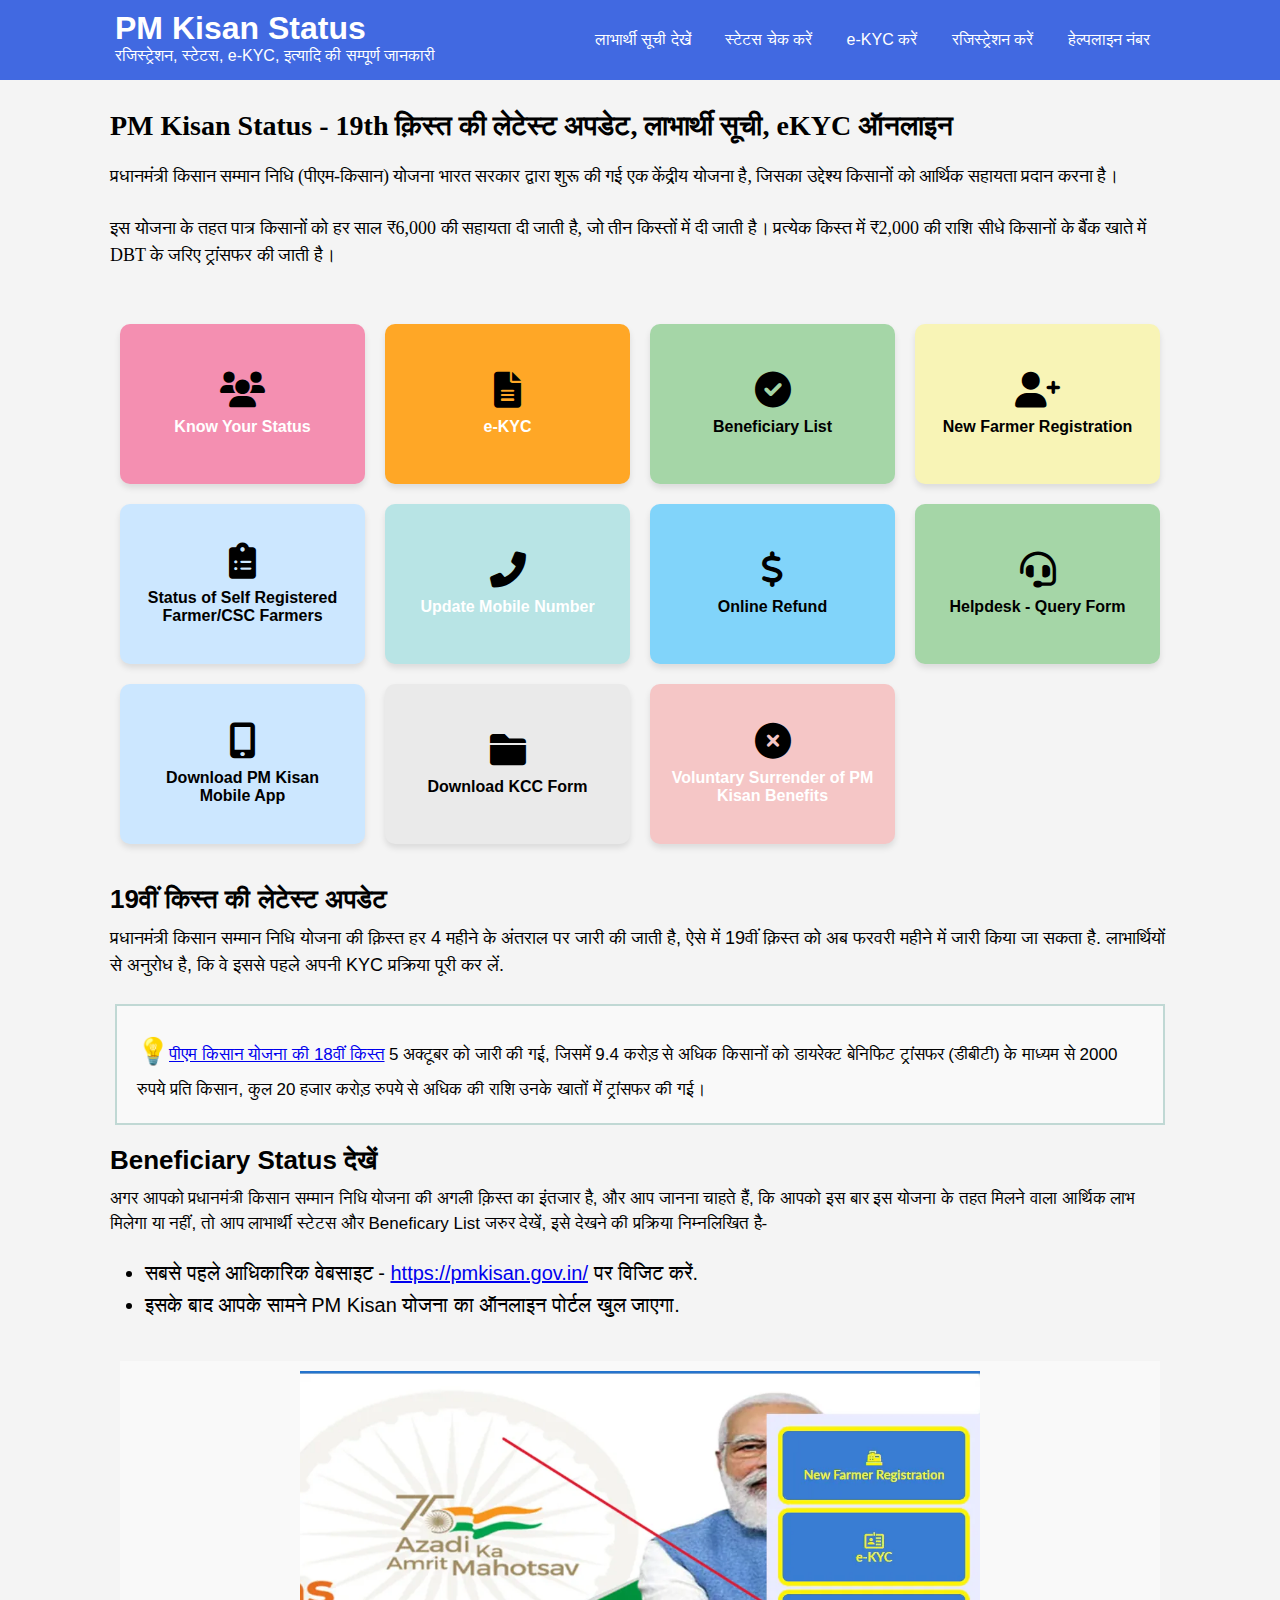
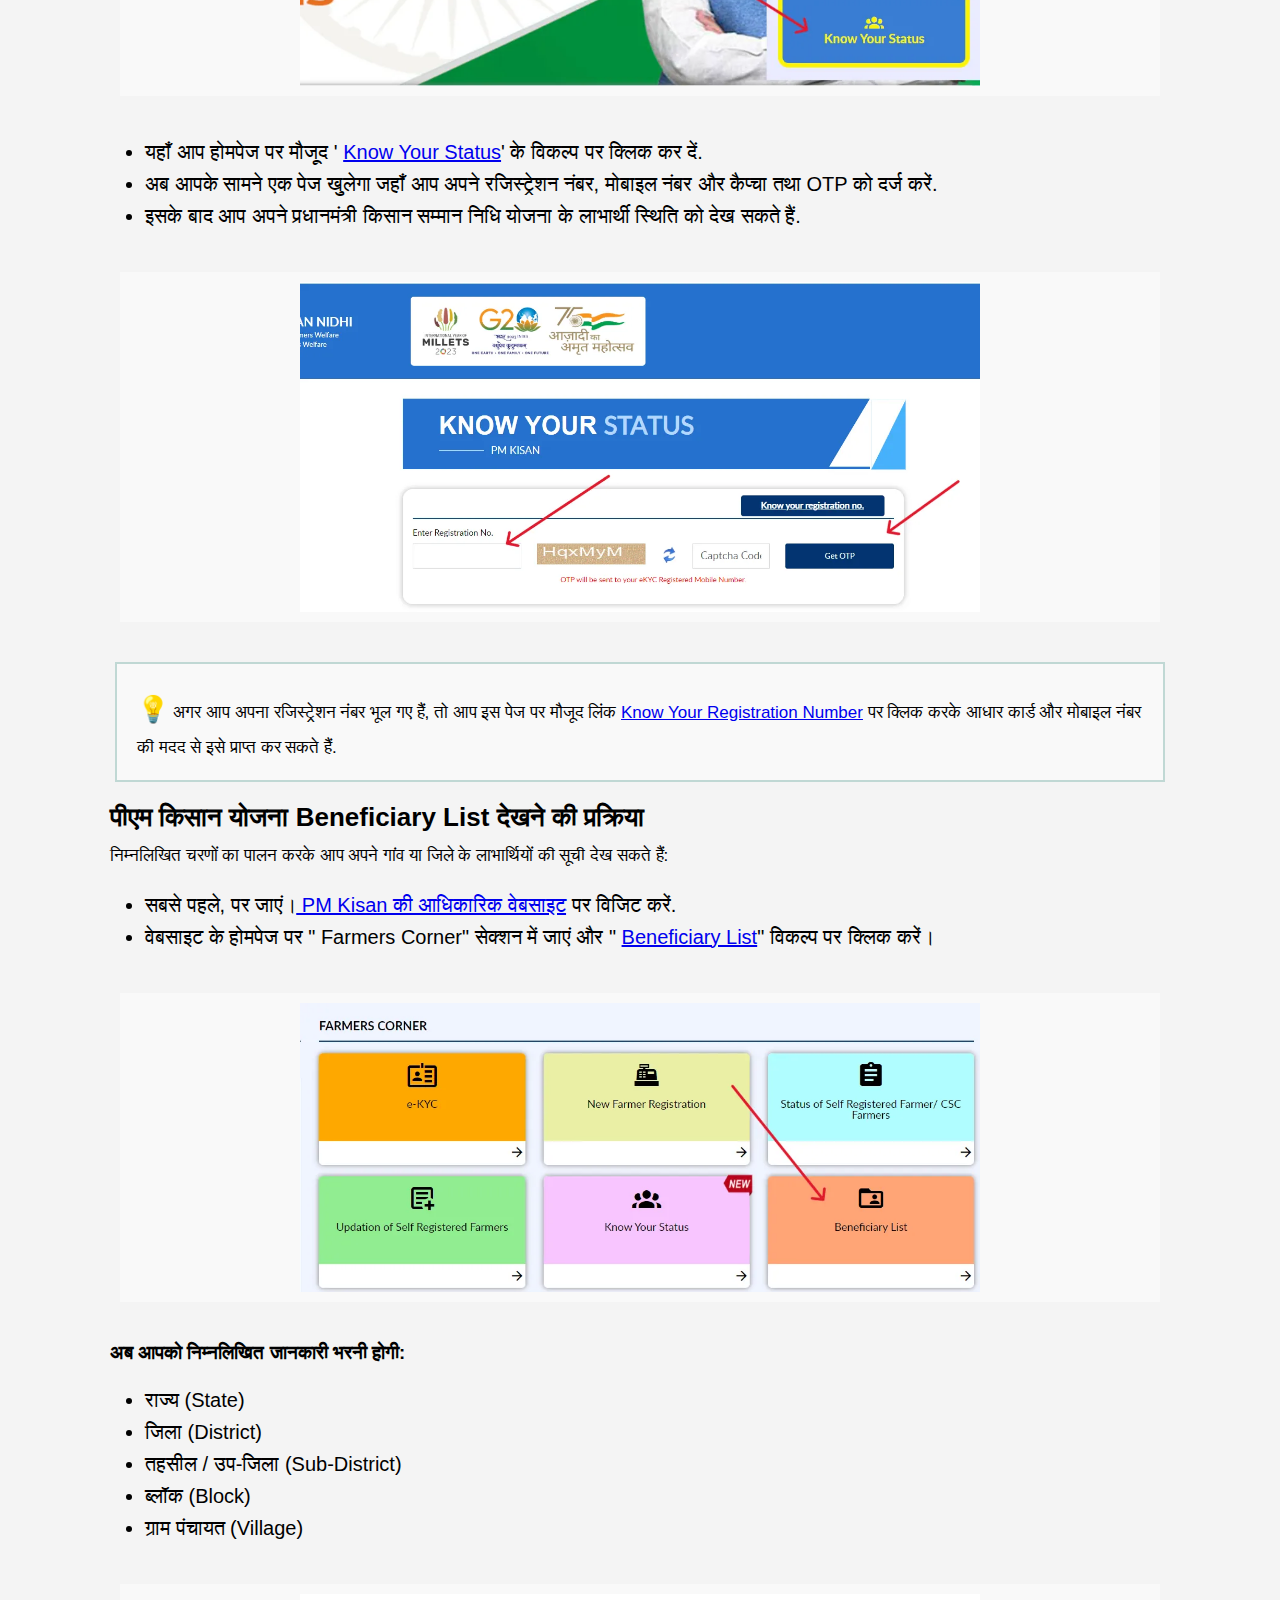
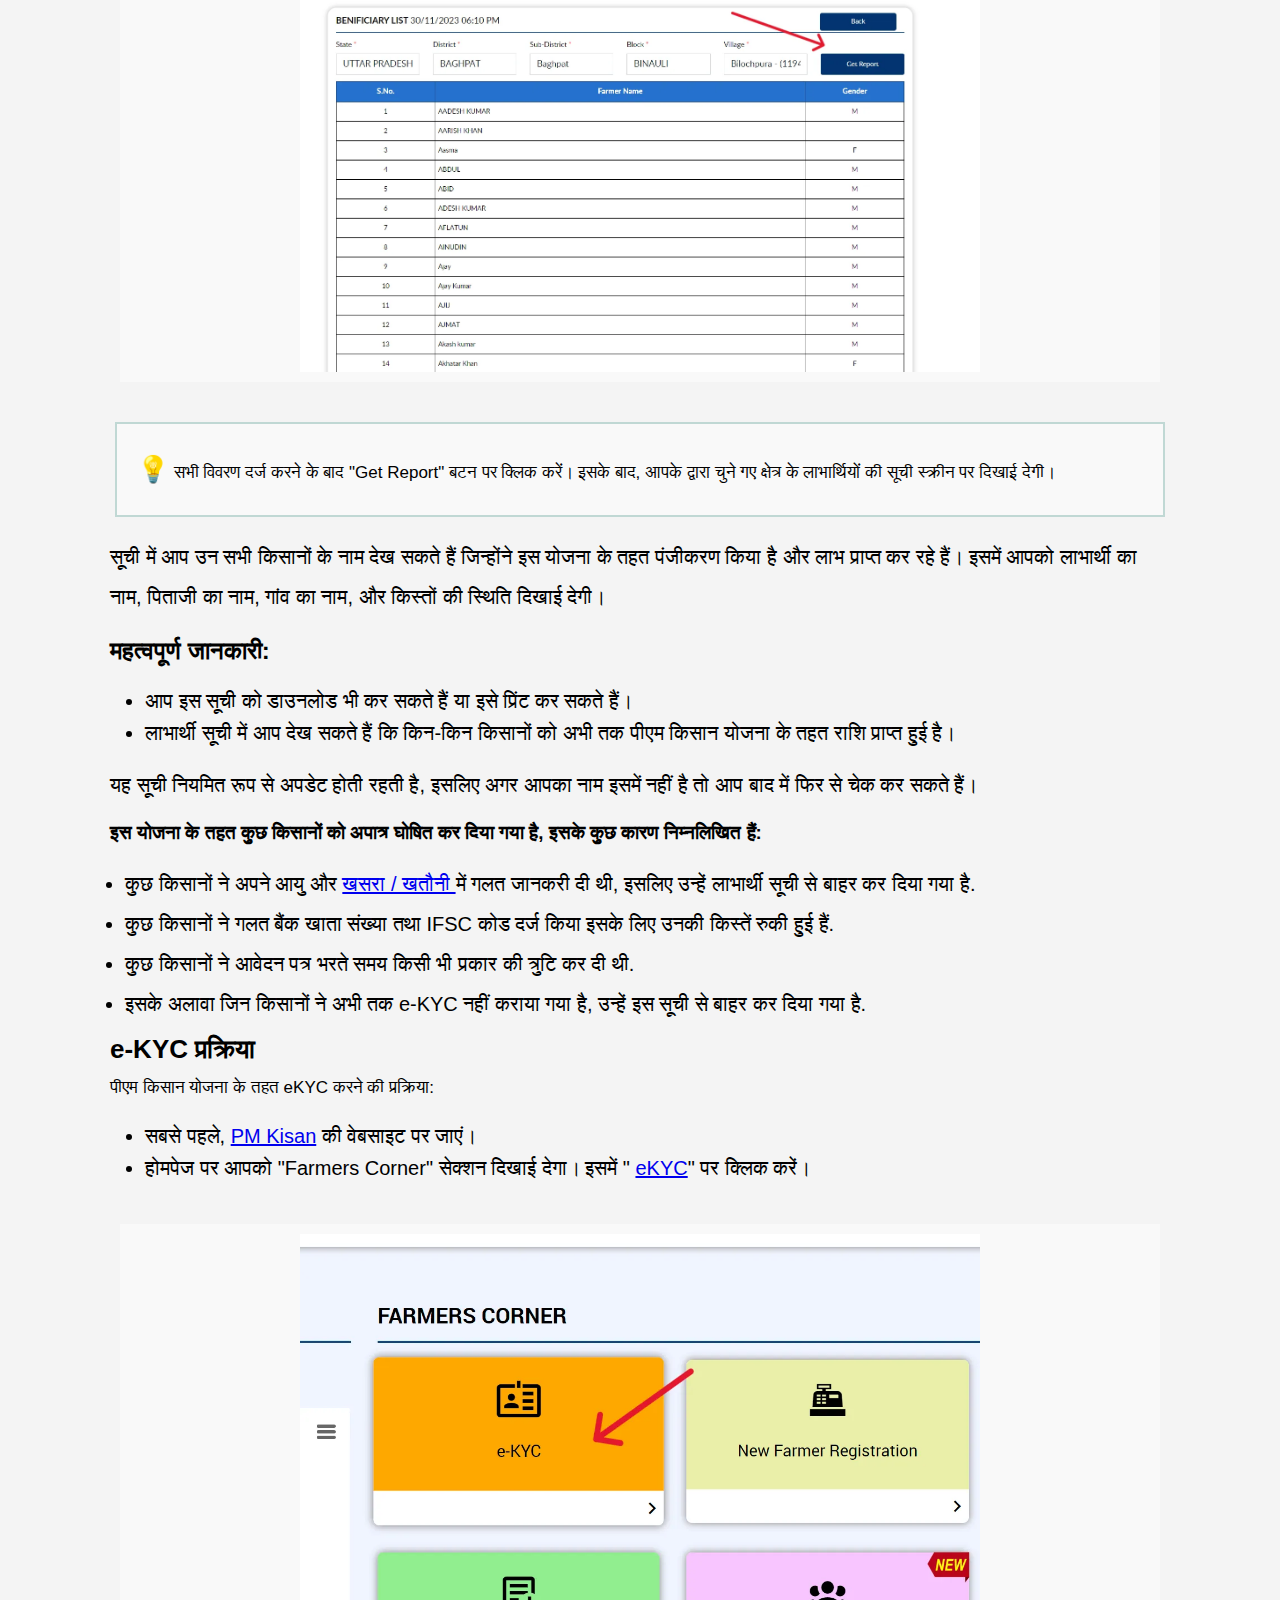
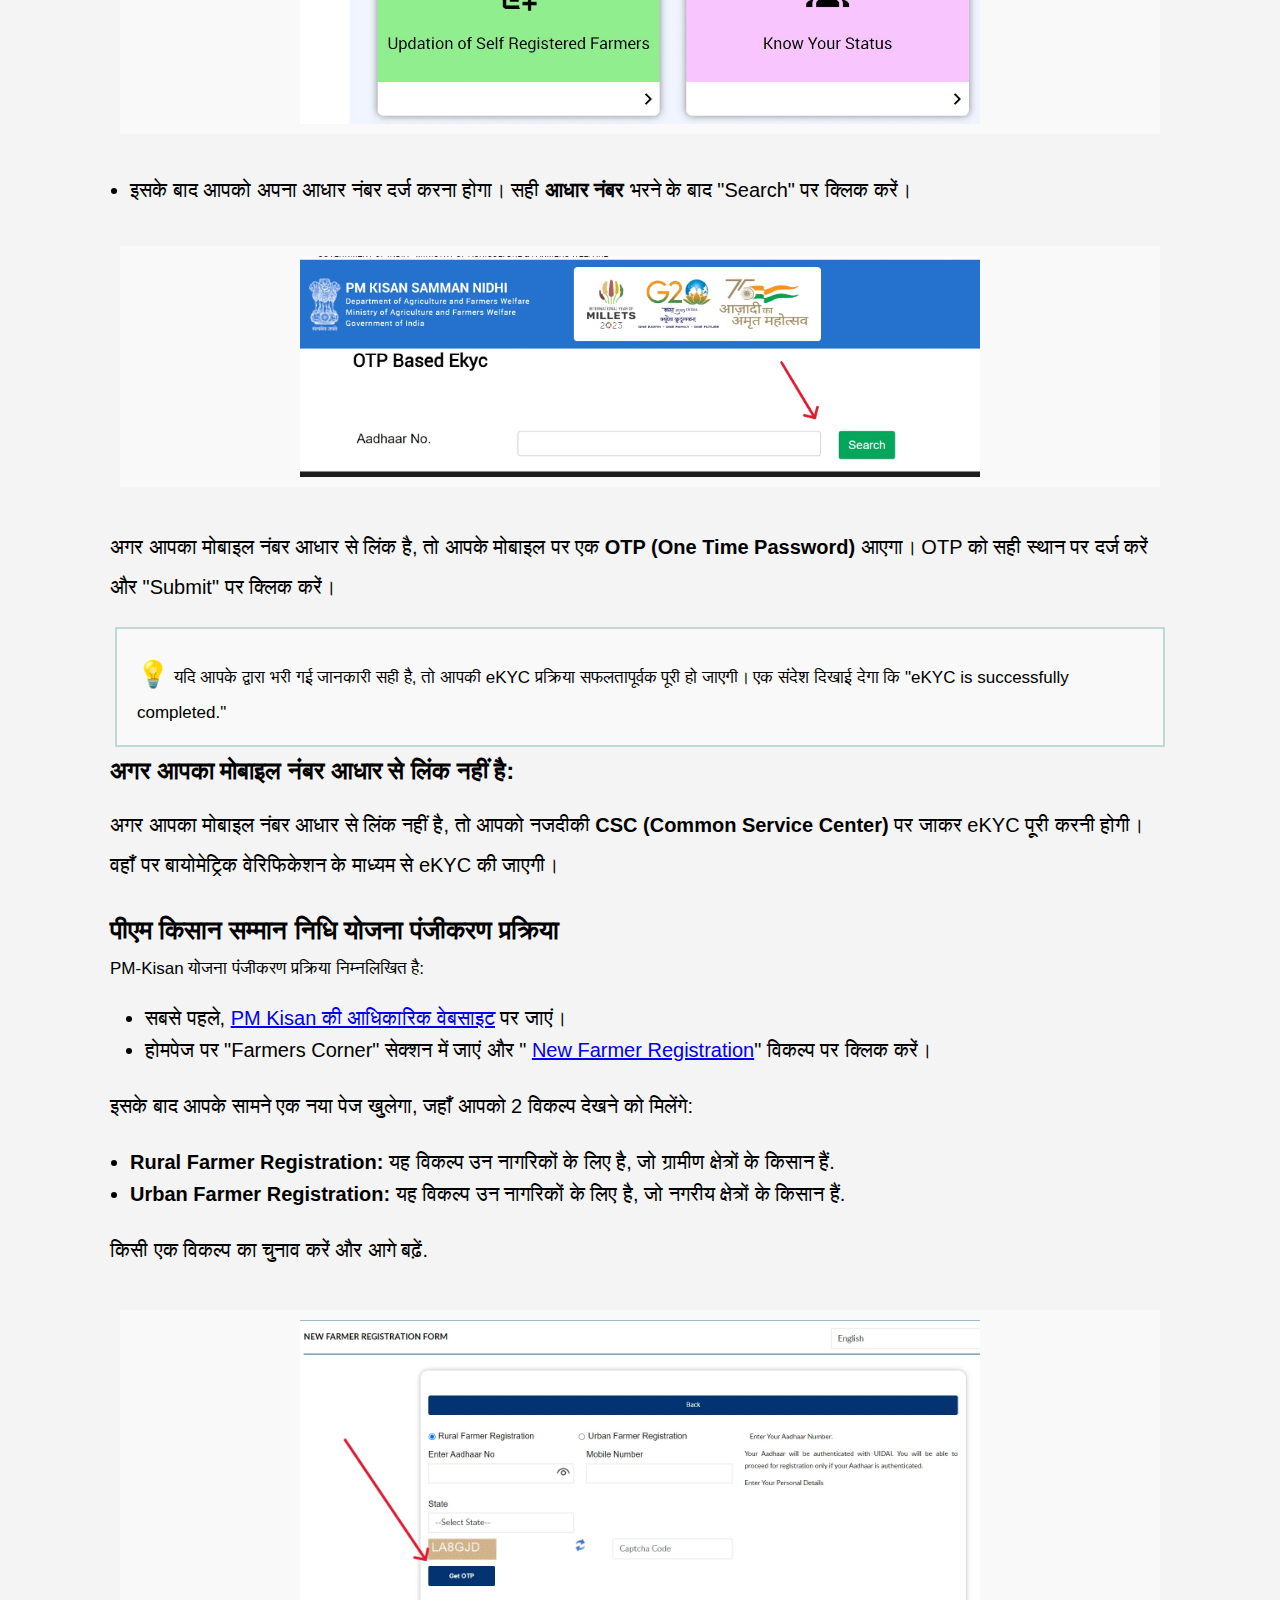
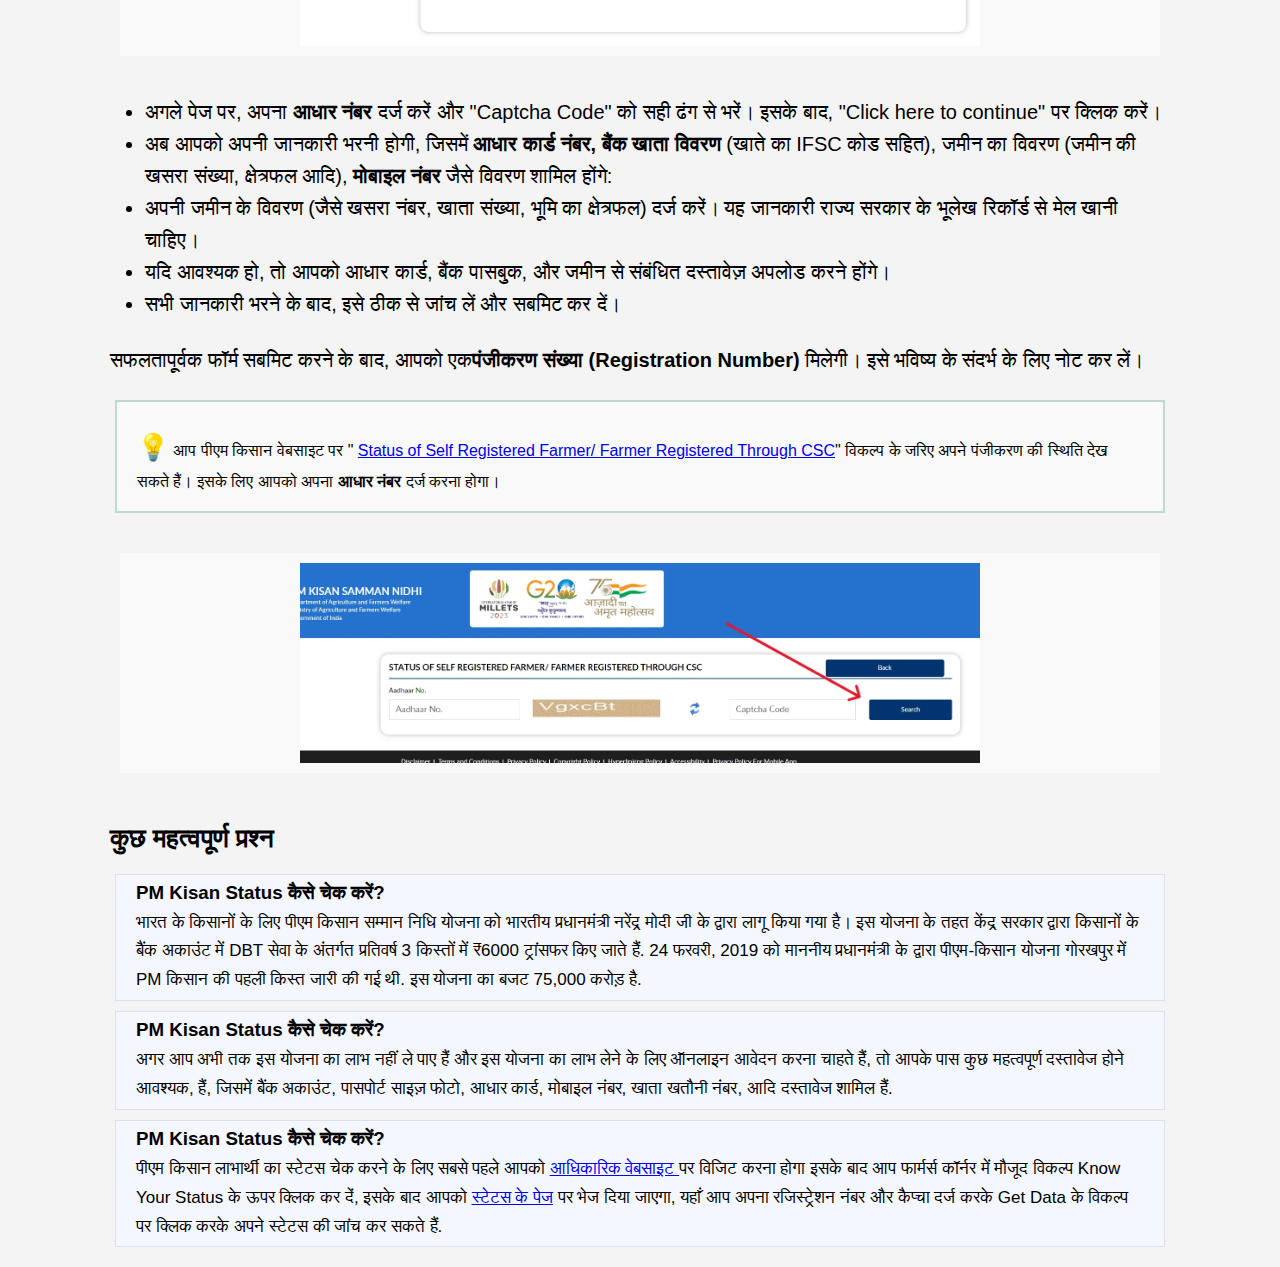
<file: index.html>
<!DOCTYPE html>
<html lang="en">
<head>
    <meta charset="UTF-8">
    <meta name="viewport" content="width=device-width, initial-scale=1.0">
    <title>Document</title>
    <link rel="stylesheet" href="https://cdnjs.cloudflare.com/ajax/libs/font-awesome/6.0.0-beta3/css/all.min.css">
    <link rel="stylesheet" href="footer.css">
    <link rel="stylesheet" href="footerresponsive.css">
    <style>
       
    </style>
</head>
<body>
    <header>
<div class="second-header">
    <div class="left">
        <h1 id="pm">PM Kisan Status</h1>
        <p id="sm">रजिस्ट्रेशन, स्टेटस, e-KYC, इत्यादि की सम्पूर्ण जानकारी
        </p>
       
    </div>
    <div class="right">
        <div id="chekbox">
            <label class="menuButton" for="check">
                <input type="checkbox" id="check">
                <span class="top"></span>
                <span class="mid"></span>
                <span class="bot"></span>
            </label>
            </div>
        <ul id="ul">
            <li><a href="#"  id="after">लाभार्थी सूची देखें</a></li>
            <li><a href="#"  id="after">स्टेटस चेक करें</a></li>
            <li><a href="#"  id="after">e-KYC करें</a></li>
            <li><a href="#"  id="after">रजिस्ट्रेशन करें</a></li>
            <li><a href="#"  id="after">हेल्पलाइन नंबर</a></li>
        </ul>
    </div>
</div>

</header>
<!-- header code end here  -->

















<!-- first page code start here  -->
<div id="text-page1">
<h1>PM Kisan Status - 19th क़िस्त की लेटेस्ट अपडेट, लाभार्थी सूची, eKYC ऑनलाइन</h1>
<p id="pmk">प्रधानमंत्री किसान सम्मान निधि (पीएम-किसान) योजना भारत सरकार द्वारा शुरू की गई एक केंद्रीय योजना है, जिसका उद्देश्य किसानों को आर्थिक सहायता प्रदान करना है। </p>

   <p> इस योजना के तहत पात्र किसानों को हर साल ₹6,000 की सहायता दी जाती है, जो तीन किस्तों में दी जाती है। प्रत्येक किस्त में ₹2,000 की राशि सीधे किसानों के बैंक खाते में DBT के जरिए ट्रांसफर की जाती है।</p>
</div>



<!-- first page 1 code end here  -->





<!-- first page 2 code start here  -->


<div id="text-page2">

    <div class="dashboard">
        <div class="card pink">
          <i class="fas fa-users"></i>
          <p><a href="#" id="white">Know Your Status</a></p>
        </div>
        <div class="card orange">
          <i class="fas fa-file-alt"></i>
          <p> <a href="#" id="white">e-KYC</a></p>
        </div>
        <div class="card green">
          <i class="fas fa-check-circle"></i>
          <p><a href="#" id="black">Beneficiary List</a></p>
        </div>
        <div class="card yellow">
          <i class="fas fa-user-plus"></i>
          <p> <a href="#" id="black">New Farmer Registration</a></p>
        </div>
        <div class="card blue">
          <i class="fas fa-clipboard-list"></i>
          <p><a href="#" id="black">Status of Self Registered Farmer/CSC Farmers</a></p>
        </div>
        <div class="card teal">
          <i class="fas fa-phone-alt"></i>
          <p><a href="#" id="white">Update Mobile Number</a></p>
        </div>
        <div class="card blue-light">
          <i class="fas fa-dollar-sign"></i>
          <p> <a href="#" id="black">Online Refund</a></p>
        </div>
        <div class="card green-light">
          <i class="fas fa-headset"></i>
          <p><a href="#" id="black">Helpdesk - Query Form</a></p>
        </div>
        <div class="card blue">
          <i class="fas fa-mobile-alt"></i>
          <p><a href="#" id="black">Download PM Kisan Mobile App</a></p>
        </div>
        <div class="card grey">
          <i class="fas fa-folder"></i>
          <p><a href="#" id="black">Download KCC Form</a></p>
        </div>
        <div class="card red">
          <i class="fas fa-times-circle"></i>
          <p>
            <a href="#" id="white">Voluntary Surrender of PM Kisan Benefits</a></p>
        </div>
      </div>

</div>

<!-- first page 2 code end here  -->




<!--  page 3 code start  here  -->


<div id="page-3">

    <h1>
        19वीं किस्त की लेटेस्ट अपडेट
    </h1>
    <p id="nd">प्रधानमंत्री किसान सम्मान निधि योजना की क़िस्त हर 4 महीने के अंतराल पर जारी की जाती है, ऐसे में 19वीं क़िस्त को अब फरवरी महीने में जारी किया जा सकता है. लाभार्थियों से अनुरोध है, कि वे इससे पहले अपनी KYC प्रक्रिया पूरी कर लें.</p>


    <div id="bluv-part">
      <p id="">
        <h1 id="balv-icons">💡</h1><a href="#" id="balv">पीएम किसान योजना की 18वीं किस्त</a> <span id="balv">5 अक्टूबर को जारी की गई, जिसमें 9.4 करोड़ से अधिक किसानों को डायरेक्ट बेनिफिट ट्रांसफर (डीबीटी) के माध्यम से 2000 रुपये प्रति किसान, कुल 20 हजार करोड़ रुपये से अधिक की राशि उनके खातों में ट्रांसफर की गई।</span>
      </p>
    </div>



<h1>Beneficiary Status देखें</h1>
<p id="balv">अगर आपको प्रधानमंत्री किसान सम्मान निधि योजना की अगली क़िस्त का इंतजार है, और आप जानना चाहते हैं, कि आपको इस बार इस योजना के तहत मिलने वाला आर्थिक लाभ मिलेगा या नहीं, तो आप लाभार्थी स्टेटस और Beneficary List जरुर देखें, इसे देखने की प्रक्रिया निम्नलिखित है-</p>
<ul id="dot-ba">
<li id="dot">
  सबसे पहले आधिकारिक वेबसाइट - <a href="#"> https://pmkisan.gov.in/</a> पर विजिट करें.
</li>
<li id="dot">
  इसके बाद आपके सामने PM Kisan योजना का ऑनलाइन पोर्टल खुल जाएगा.

</li>
</ul>
<div id="pm-image">
  <img src="pm-kisan-official-website.webp" alt="" width="1064" height="494" >
</div>

<ul id="dot-ba">
  <li id="dot">यहाँ आप होमपेज पर मौजूद ' <a href="#">Know Your Status</a>' के विकल्प पर क्लिक कर दें.</li>
  <li id="dot">अब आपके सामने एक पेज खुलेगा जहाँ आप अपने रजिस्ट्रेशन नंबर, मोबाइल नंबर और कैप्चा तथा OTP को दर्ज करें.</li>
  <li id="dot">इसके बाद आप अपने प्रधानमंत्री किसान सम्मान निधि योजना के लाभार्थी स्थिति को देख सकते हैं.</li>
</ul>


<div id="pm-image">
  <img src="KNOW-YOUR-STATUS.webp" alt="" width="1064" height="494" >
</div>

<div id="bluv-part">
  <p id="">
    <h1 id="balv-icons">💡</h1> <span id="balv">अगर आप अपना रजिस्ट्रेशन नंबर भूल गए हैं, तो आप इस पेज पर मौजूद लिंक <a href="#" id="balv"> Know Your Registration Number</a> पर क्लिक करके आधार कार्ड और मोबाइल नंबर की मदद से इसे प्राप्त कर सकते हैं.</span>
  </p>
</div>



<h1>पीएम किसान योजना Beneficiary List देखने की प्रक्रिया</h1>
<p id="balv">निम्नलिखित चरणों का पालन करके आप अपने गांव या जिले के लाभार्थियों की सूची देख सकते हैं:

</p>
<ul id="dot-ba">
<li id="dot">
  सबसे पहले,  पर जाएं।<a href="#"> PM Kisan की आधिकारिक वेबसाइट</a> पर विजिट करें.
</li>
<li id="dot">
  वेबसाइट के होमपेज पर " Farmers Corner" सेक्शन में जाएं और " <a href="#">Beneficiary List</a>" विकल्प पर क्लिक करें।


</li>
</ul>





<div id="pm-image">
  <img src="Beneficiary-List.webp" alt="" width="1064" height="494" >
</div>


<h3>अब आपको निम्नलिखित जानकारी भरनी होगी:</h3>
<ul id="dot-ba">
  <li id="dot">राज्य (State)</li>
  <li id="dot">जिला (District)</li>
  <li id="dot">तहसील / उप-जिला (Sub-District)</li>
  <li id="dot">ब्लॉक (Block)</li>
  <li id="dot">ग्राम पंचायत (Village)</li>
</ul>

<div id="pm-image">
  <img src="Beneficiary-List-Report.webp" alt="" width="1064" height="494" >
</div>




<div id="bluv-part">
  <p id="">
    <h1 id="balv-icons">💡</h1><span id="balv">
      सभी विवरण दर्ज करने के बाद "Get Report" बटन पर क्लिक करें। इसके बाद, आपके द्वारा चुने गए क्षेत्र के लाभार्थियों की सूची स्क्रीन पर दिखाई देगी। </span>
  </p>
</div>

<p id="for">सूची में आप उन सभी किसानों के नाम देख सकते हैं जिन्होंने इस योजना के तहत पंजीकरण किया है और लाभ प्राप्त कर रहे हैं। इसमें आपको लाभार्थी का नाम, पिताजी का नाम, गांव का नाम, और किस्तों की स्थिति दिखाई देगी।</p>





<h2>महत्वपूर्ण जानकारी:</h2>
<ul id="dot-ba">
  <li id="dot">आप इस सूची को डाउनलोड भी कर सकते हैं या इसे प्रिंट कर सकते हैं।</li>
  <li id="dot">लाभार्थी सूची में आप देख सकते हैं कि किन-किन किसानों को अभी तक पीएम किसान योजना के तहत राशि प्राप्त हुई है।</li>

 
</ul>
<p id="this">यह सूची नियमित रूप से अपडेट होती रहती है, इसलिए अगर आपका नाम इसमें नहीं है तो आप बाद में फिर से चेक कर सकते हैं।

</p>




<h3 id="es">इस योजना के तहत कुछ किसानों को अपात्र घोषित कर दिया गया है, इसके कुछ कारण निम्नलिखित हैं:</h3>
<ul id="dot-ba">
  <li id="dot1">कुछ किसानों ने अपने आयु और <a href="#">खसरा / खतौनी </a>में गलत जानकरी दी थी, इसलिए उन्हें लाभार्थी सूची से बाहर कर दिया गया है.</li>
  
  <li id="dot1">कुछ किसानों ने गलत बैंक खाता संख्या तथा IFSC कोड दर्ज किया इसके लिए उनकी किस्तें रुकी हुई हैं.</li>

  <li id="dot1">कुछ किसानों ने आवेदन पत्र भरते समय किसी भी प्रकार की त्रुटि कर दी थी.
  </li>
  <li id="dot1">इसके अलावा जिन किसानों ने अभी तक e-KYC नहीं कराया गया है, उन्हें इस सूची से बाहर कर दिया गया है.</li>
 
</ul>


<h1>e-KYC प्रक्रिया</h1>
<p id="balv">पीएम किसान योजना के तहत eKYC करने की प्रक्रिया:</p>
<ul id="dot-ba">
<li id="dot">
  सबसे पहले, <a href="#">PM Kisan</a> की वेबसाइट पर जाएं।
</li>
<li id="dot">
  होमपेज पर आपको "Farmers Corner" सेक्शन दिखाई देगा। इसमें " <a href="#">eKYC</a>" पर क्लिक करें।

</li>
</ul>




<div id="pm-image">
  <img src="e-KYC.webp" alt="" width="1064" height="494" >
</div>

<li id="dot">इसके बाद आपको अपना आधार नंबर दर्ज करना होगा। सही <b>आधार नंबर </b>भरने के बाद "Search" पर क्लिक करें।
</li>
<div id="pm-image">
  <img src="PM-Kisan-e-KYC.webp" alt="" width="1064" height="494" >
</div>


<p id="for">अगर आपका मोबाइल नंबर आधार से लिंक है, तो आपके मोबाइल पर एक <b> OTP (One Time Password)</b> आएगा। OTP को सही स्थान पर दर्ज करें और "Submit" पर क्लिक करें।</p>


<div id="bluv-part">
  <p id="">
    <h1 id="balv-icons">💡</h1><span id="balv">
      यदि आपके द्वारा भरी गई जानकारी सही है, तो आपकी eKYC प्रक्रिया सफलतापूर्वक पूरी हो जाएगी। एक संदेश दिखाई देगा कि "eKYC is successfully completed."</span>
  </p>
</div>




<h2>अगर आपका मोबाइल नंबर आधार से लिंक नहीं है:</h2>
<p id="for">अगर आपका मोबाइल नंबर आधार से लिंक नहीं है, तो आपको नजदीकी <b>CSC (Common Service Center)</b> पर जाकर eKYC पूरी करनी होगी। वहाँ पर बायोमेट्रिक वेरिफिकेशन के माध्यम से eKYC की जाएगी।

</p>
<h1>पीएम किसान सम्मान निधि योजना पंजीकरण प्रक्रिया
</h1>
<p id="balv">PM-Kisan योजना पंजीकरण प्रक्रिया निम्नलिखित है:

</p>
<ul id="dot-ba">
<li id="dot">सबसे पहले, <a href="#">PM Kisan की आधिकारिक वेबसाइट</a> पर जाएं।
</li>
<li id="dot">होमपेज पर "Farmers Corner" सेक्शन में जाएं और " <a href="#">New Farmer Registration</a>" विकल्प पर क्लिक करें।
</li>
</ul>

<p id="for">इसके बाद आपके सामने एक नया पेज खुलेगा, जहाँ आपको 2 विकल्प देखने को मिलेंगे:</p>

<ul>
  <li id="dot"><b>Rural Farmer Registration:</b> यह विकल्प उन नागरिकों के लिए है, जो ग्रामीण क्षेत्रों के किसान हैं.
  </li>
  <li id="dot"> <b>Urban Farmer Registration:</b> यह विकल्प उन नागरिकों के लिए है, जो नगरीय क्षेत्रों के किसान हैं.</li>
</ul>

<p id="for">
  किसी एक विकल्प का चुनाव करें और आगे बढ़ें.
</p>
<div id="pm-image">
  <img src="New-Farmer-Registration-Form.webp" alt="" width="1064" height="494" >
</div>



<ul id="dot-ba">
  <li id="dot">
    अगले पेज पर, अपना <b>आधार नंबर</b> दर्ज करें और "Captcha Code" को सही ढंग से भरें। इसके बाद, "Click here to continue" पर क्लिक करें।
  </li>
  <li id="dot">
    अब आपको अपनी जानकारी भरनी होगी, जिसमें <b>आधार कार्ड नंबर, बैंक खाता विवरण </b>(खाते का IFSC कोड सहित), जमीन का विवरण (जमीन की खसरा संख्या, क्षेत्रफल आदि), <b>मोबाइल नंबर</b> जैसे विवरण शामिल होंगे:
  </li>

  <li id="dot">अपनी जमीन के विवरण (जैसे खसरा नंबर, खाता संख्या, भूमि का क्षेत्रफल) दर्ज करें। यह जानकारी राज्य सरकार के भूलेख रिकॉर्ड से मेल खानी चाहिए।</li>
  <li id="dot">
    यदि आवश्यक हो, तो आपको आधार कार्ड, बैंक पासबुक, और जमीन से संबंधित दस्तावेज़ अपलोड करने होंगे।

  </li>
  <li id="dot">सभी जानकारी भरने के बाद, इसे ठीक से जांच लें और सबमिट कर दें।</li>
  </ul>
  <p id="for">सफलतापूर्वक फॉर्म सबमिट करने के बाद, आपको एक<b>पंजीकरण संख्या (Registration Number) </b>मिलेगी। इसे भविष्य के संदर्भ के लिए नोट कर लें।</p>





  <div id="bluv-part">
    <p id="">
       <span id="balv">
        <h1 id="balv-icons">💡</h1>
आप पीएम किसान वेबसाइट पर " <a href="#">Status of Self Registered Farmer/ Farmer Registered Through CSC</a>" विकल्प के जरिए अपने पंजीकरण की स्थिति देख सकते हैं। इसके लिए आपको अपना <b>आधार नंबर </b>दर्ज करना होगा।</span>
    </p>
  </div>
  <div id="pm-image">
    <img src="Status-of-Self-Registered-Farmers.webp" alt="" width="1064" height="494" >
  </div>

<h1>कुछ महत्वपूर्ण प्रश्न</h1>


<div id="for-background" 
>
  <p id="">
   
      <h3 id="kisan">PM Kisan Status कैसे चेक करें?

      </h3>
      <span id="balva">
        <br>
        भारत के किसानों के लिए पीएम किसान सम्मान निधि योजना को भारतीय प्रधानमंत्री नरेंद्र मोदी जी के द्वारा लागू किया गया है। इस योजना के तहत केंद्र सरकार द्वारा किसानों के बैंक अकाउंट में DBT सेवा के अंतर्गत प्रतिवर्ष 3 किस्तों में ₹6000 ट्रांसफर किए जाते हैं. 24 फरवरी, 2019 को माननीय प्रधानमंत्री के द्वारा पीएम-किसान योजना गोरखपुर में PM किसान की पहली किस्त जारी की गई थी. इस योजना का बजट 75,000 करोड़ है.

</span>
  </p>
</div>



<div id="for-background" 
>
  <p id="">
    
      <h3 id="kisan">PM Kisan Status कैसे चेक करें?

      </h3>
      <span id="balva">
        <br>
        अगर आप अभी तक इस योजना का लाभ नहीं ले पाए हैं और इस योजना का लाभ लेने के लिए ऑनलाइन आवेदन करना चाहते हैं, तो आपके पास कुछ महत्वपूर्ण दस्तावेज होने आवश्यक, हैं, जिसमें बैंक अकाउंट, पासपोर्ट साइज़ फोटो, आधार कार्ड, मोबाइल नंबर, खाता खतौनी नंबर, आदि दस्तावेज शामिल हैं.



</span>
  </p>
</div>




<div id="for-background" 
>
  <p id="">
    
      <h3 id="kisan">PM Kisan Status कैसे चेक करें?

      </h3>
      <span id="balva">
        <br>
        पीएम किसान लाभार्थी का स्टेटस चेक करने के लिए सबसे पहले आपको <a href="#">आधिकारिक वेबसाइट </a>पर विजिट करना होगा इसके बाद आप फार्मर्स कॉर्नर में मौजूद विकल्प Know Your Status के ऊपर क्लिक कर दें, इसके बाद आपको <a href="#">स्टेटस के पेज</a> पर भेज दिया जाएगा, यहाँ आप अपना रजिस्ट्रेशन नंबर और कैप्चा दर्ज करके Get Data के विकल्प पर क्लिक करके अपने स्टेटस की जांच कर सकते हैं.

</span>
  </p>
</div>




</div>
<!--  page 3 code end  here  -->

































    <script >
        let chek=document.querySelector("#check");
let ul=document.querySelector("#ul")
 
 let a=0;
chek.addEventListener("click",()=>{
    if(a==0){

        ul.style.display="block";
        a=1
    }else{
        if(a==1){
            ul.style.display="none";
            a=0
        }
    }
})
    </script>
</body>
</html>
</file>
<file: footer.css>
*{
    margin: 0;
    padding: 0;
    box-sizing: border-box;
}
body {
  font-family: Arial, sans-serif;
  background-color: #f4f4f4;

}
header{
    width: 100%;
    height: 80px;
    background-color: royalblue
}
.second-header{
    max-width: 1050px;
    height: 100%;
    background-color: royalblue
    ;
    margin: 0px auto;
    display: flex;
}
.left{flex: 1;}
.right{flex: 2;}
.right ul{
    float: right;
}


.right ul li{
list-style: none;
display: inline-block;
line-height: 80px;
padding: 0px 15px;

}
.right ul li a{
text-decoration: none;
color: #ffffff;
position: relative;
}
#pm{
color: #fff;margin-top: 10px;font-family: sans-serif;
}
#sm{
color: #fff;font-family: sans-serif;
}

#after::after{
content: "";
width: 0%;
height: 3px;
position: absolute;
background-color: rgb(0, 204, 255);left: 0;top: 22px;
transition: 0.3s;
}
#after:hover::after{
width: 100%;



}
.menuButton {
display: flex;
justify-content: center;
align-items: center;
flex-direction: column;
gap: 13%;
color: #090909;
width: 3.5em;
height: 3.5em;
border-radius: 0.5em;


transition: all .3s;

      margin: 10px;
}



.menuButton:active {
color: #666;

}

input[type = "checkbox"] {
-webkit-appearance: none;
display: none;
visibility: hidden;
}

.menuButton span {
width: 30px;
height: 4px;
background: rgb(200,200,200);
border-radius: 100px;
transition: 0.3s ease;
}

input[type]:checked ~ span.top {
transform: translateY(290%)rotate(45deg);
width: 40px;
}

input[type]:checked ~ span.bot {
transform: translateY(-270%) rotate(-45deg);
width: 40px;
box-shadow: 0 0 10px #495057;
}

input[type]:checked ~ span.mid {
transform: translateX(-20px);
opacity: 0;
}
#chekbox{
float: right;
display: inline-block;
display: none;
}




/* header code end here  */
/* page  1 code start here  */

#text-page1{
    max-width: 1100px;
    margin: 10px auto;
    height: auto;
    
    padding: 20px;
}
#text-page1 p{
    font-family: "Iowan Old Style", "Times New Roman", Times;
    font-size: 18px;
    line-height: 1.5;
    margin-bottom: 25px;

}
#pmk{
    margin-top: 20px;
}
#text-page1 h1{
    font-size: 28px;
    margin-bottom: 10px;
    margin-top: 0px;
    padding-top: 0px;
    font-family: "Iowan Old Style", "Times New Roman", Times;

}
/* page 1 code end here  */






/* page  code start here  */


#text-page2{
    max-width: 1100px;
    margin: 0px auto;
    height: auto;
  
    padding: 0px 30px;
}

.dashboard {
    display: grid;
    grid-template-columns: repeat(auto-fit, minmax(200px, 1fr));
    gap: 20px;
    padding: 20 0px;
    max-width: 1050px;
    width: 100%;
  }
  
  .card {
    display: flex;
    flex-direction: column;
    align-items: center;
    justify-content: center;
    padding: 20px;
    background-color: white;
    border-radius: 10px;
    box-shadow: 0 4px 6px rgba(0, 0, 0, 0.1);
    text-align: center;
    transition: transform 0.3s ease, box-shadow 0.3s ease;
    height: 160px;
  }
  
  .card i {
    font-size: 36px;
    margin-bottom: 10px;
  }
  
  .card p {
    font-size: 16px;
    font-weight: bold;
  }
  
  .card:hover {
    transform: translateY(-5px);
    box-shadow: 0 8px 12px rgba(0, 0, 0, 0.2);
  }
  
  /* Color Classes */
  .pink {
    background-color: #F48FB1;
  }
  
  .orange {
    background-color: #FFA726;
  }
  
  .green {
    background-color: #A5D6A7;

}
  
  .yellow {
    background-color: #f8f4b6;
  }
  
  .blue {
    background-color: #cce7ff;
  }
  
  .teal {
    background-color: #b8e4e5;
  }
  
  .blue-light {
    background-color: #81D4FA;}
  
  .green-light {
    background-color: #A5D6A7;  }
  
  .grey {
    background-color: #eaeaea;
  }
  
  .red {
    background-color: #f5c6c6;
  }
  #white{
    color: #fff;text-decoration: none;transition: 0.3s;
  }
  #white:hover{
    text-decoration: underline;color: red;
  }
  #black{
    color: #000;text-decoration: none;transition: 0.3s;
  }
  #black:hover{
    color: red;
    text-decoration: underline;
  }
  
  /* Responsive Design */
  
  
/* page  2code end here  */




/* page 3 code start here  */

#page-3{
    max-width: 1100px;
    margin: 20px auto;
    
    height: auto;
    padding: 10px 20px 0px 20px;
    
}
#page-3 h1{
font-size: 26px;
padding: 10px 0px;

}
#nd{
font-size: 18px;
margin-bottom: 25px;
line-height: 1.5;
}
#bluv-part p{font-size: 18px;
line-height: 1.5rem;}
#bluv-part{

  max-width: 1050px;
  margin: 10px auto;
  height: auto;
  padding: 20px 20px;
  background: #f9f9f9;
  border-color: #ddd;
  border: 2px solid #c0d8d4;
}
#balv{
  font-size: 17px;
  line-height: 1.5;
}
#balv-icons{
  display: inline-block;
}
#dot{
  font-size: 20px;line-height: 2rem;margin-left: 20px;
}
#dot-ba{
  margin-top: 20px;margin-left: 15px;
}


#pm-image{
  padding: 10px;
  background-color: #f9f9f9;
  margin: 40px 10px;
  text-align: -webkit-center;
 
  
}
#pm-image img{
  display: block;
  height: auto;
  width: 100%;
  max-width: 680px;
}
#for{
  font-size: 20px;
  margin: 20px 0px;line-height: 2;
}
#this{
  font-size: 20px;
  margin: 25px 0px;
}
#es{
  margin: 20px 0px;
}
#dot1{
  font-size: 20px;line-height: 2.5rem;
}
#kisan{
  display: inline-block;
}
#balva{
  font-size: 17px;line-height: 1.7;
}
#for-background{

  max-width: 1050px;
  margin: 10px auto;
  height: auto;
  padding: 5px 20px;
  background: #f5f7ff;
  border: 1.5px solid #dbdfef;
  
}
/* page
 3 code end here  */
</file>
<file: footerresponsive.css>
@media(max-width:1025px){
    .left{
    flex: 3;
    }
    .right{
    flex: 1;
    }
    #chekbox{
    display: block;
    }
    .right ul{width: 100%;
    height: 50vh;
    background-color: rgb(0, 187, 255);position: absolute;top: 14%;left: 0;display: none;
    
    }
    .right ul li{
    display: block;text-align: center;line-height: 54px;
    }
    #ul{
    transition: 0.5s;
    }
    }
    @media(max-width:768px){
    #pm{margin-left: 10px;font-size: 2rem;}
    #sm{margin-left: 10px;font-size:0.9rem;}
    }
    @media(max-width:500px){
    #pm{margin-left: 5px;font-size: 2rem;}
    #sm{margin-left: 5px;font-size:0.8rem;}
    }

    
    /* header code end here  */
    /* page 1 code start here  */
    @media(max-width:500px){

        #text-page1 h1{font-size: 25px;}
        .card {height: 150px;}
    }
    /* page 1 code end here  */
    /* page 2 code start here  */
    @media (max-width: 768px) {
        .card p {
          font-size: 14px;
        }
      
        .card i {
          font-size: 28px;
        }
       
      }
      
    /* page 2 code end here  */
</file>
